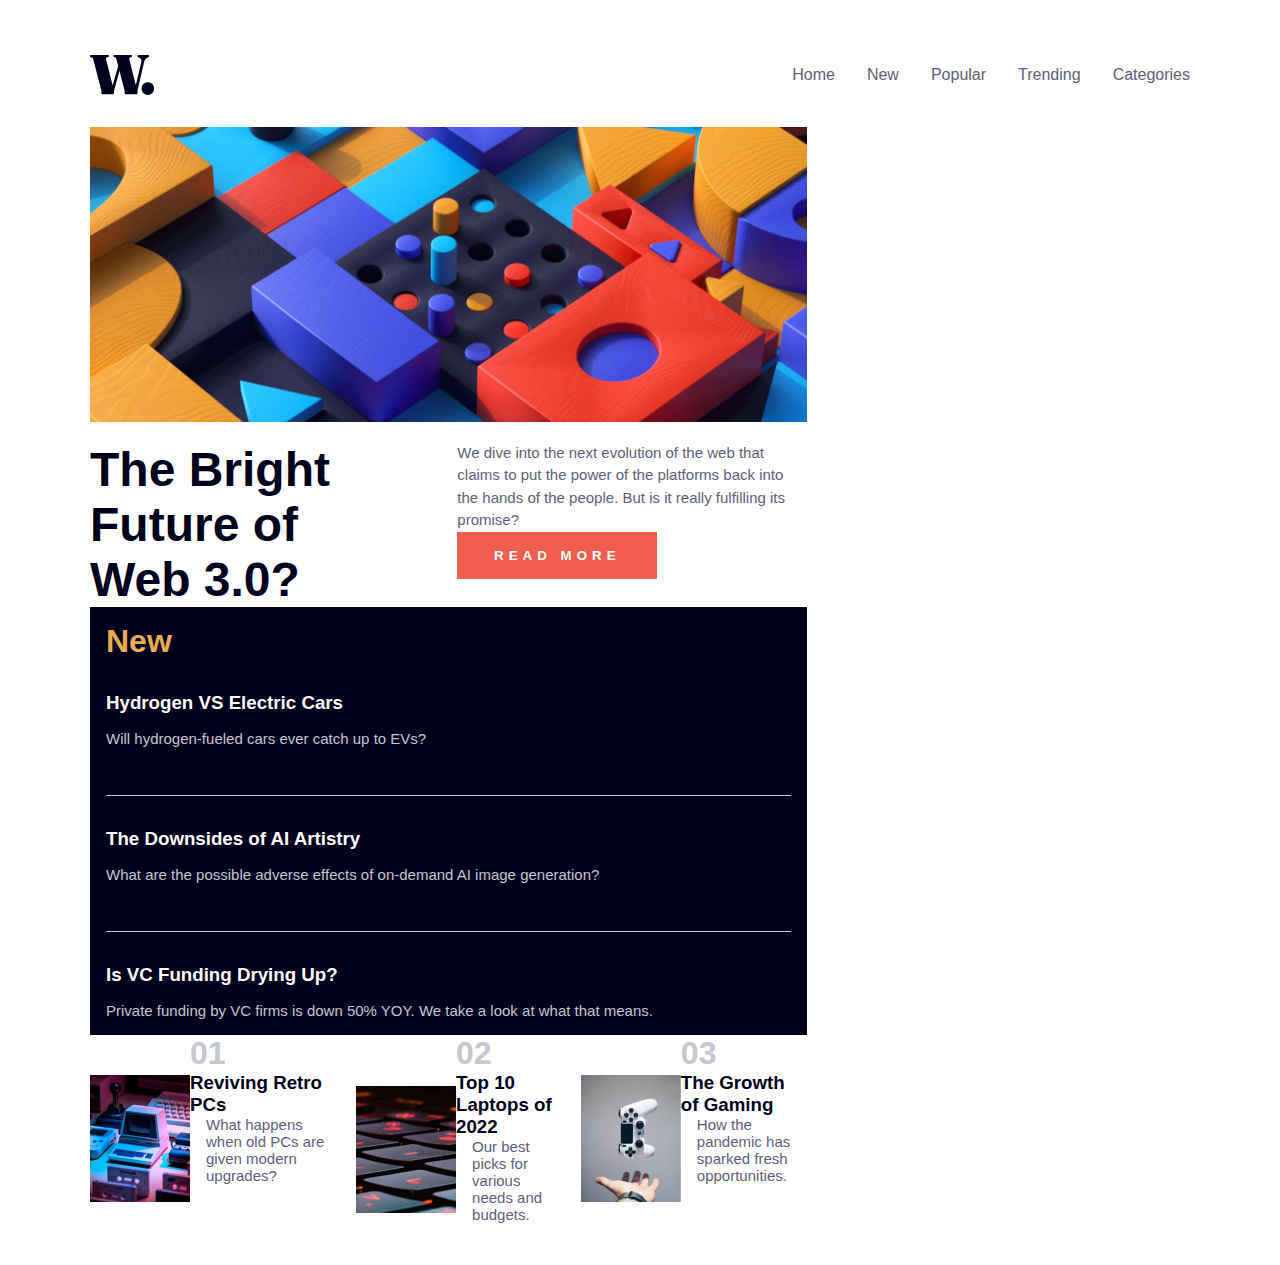
<file: index.html>
<!DOCTYPE html>
<html lang="en">
<head>
  <meta charset="UTF-8">
  <meta name="viewport" content="width=device-width, initial-scale=1.0"> <!-- displays site properly based on user's device -->

  <link rel="icon" type="image/png" sizes="32x32" href="./assets/images/favicon-32x32.png">
  <link rel="stylesheet" href="style1.css">
  
  <title>Frontend Mentor | News homepage</title>

  <!-- Feel free to remove these styles or customise in your own stylesheet 👍 -->
  <style>
    .attribution { font-size: 11px; text-align: center; }
    .attribution a { color: hsl(228, 45%, 44%); }
  </style>
</head>
<body>
  <div class="container">
  <nav>
  <img src="news-homepage-main/assets/images/logo.svg" alt="logo">
  <ul class="navlinks" style="list-style-type:none">
    <li>Home</li>
    <li>New</li>
    <li>Popular</li>
    <li>Trending</li>
    <li>Categories</li>
  </ul>
  <img src="news-homepage-main/assets/images/icon-menu.svg" class="menu" alt="menu">
  </nav>

  <main>
  <div class="middle">
  <div class="middlenews">
  <picture>
    
  <source 
  media="(max-width:800 px)"
  srcset="news-homepage-main/assets/images/image-web-3-mobile.jpg"/>
  
  <img src="news-homepage-main/assets/images/image-web-3-desktop.jpg" alt="web3.0"/>
  
  </picture>

  <div class="mainhead">
  <h1 class="newstitle">The Bright Future of Web 3.0?</h1>
  <div class="content">
  <p class="maintext">
  We dive into the next evolution of the web that claims to put the power of the platforms back into the hands of the people. 
  But is it really fulfilling its promise?

  </p>
  <button>Read more</button
  </div>
  </div>
  </div>
  
<div class="new">
<div class="new-container">
  <h2 class="header">New</h2> 
  <div class="new-bs">
 
  <div class="new-b">
  <h3 class="new-title">Hydrogen VS Electric Cars</h3>
  <p class="new-content">Will hydrogen-fueled cars ever catch up to EVs?</p>
  </div>
  
  <div class="new-b">
  <h3 class="new-title">The Downsides of AI Artistry</h3>
  <p class="new-content">What are the possible adverse effects of on-demand AI image generation?</p>
  </div>
 
 <div class="new-b">
  <h3 class="new-title">Is VC Funding Drying Up?</h3>
  <p class="new-content">Private funding by VC firms is down 50% YOY. We take a look at what that means.</p>
</div>
</div>
</div>
</div>

<div class="bottoms">
  
<div class="bottom">
  <img src="news-homepage-main/assets/images/image-retro-pcs.jpg" alt="retropcs">
  
  <div class="bottominfo">
  <h2 class="num">01</h2>
  <h3 class="bottomhead">Reviving Retro PCs</h3>
  <p class="bottomdesc">
   What happens when old PCs are given
   modern upgrades?
  </p>
  </div>
</div>

<div class="bottom">
  
  <img src="news-homepage-main/assets/images/image-top-laptops.jpg" alt="top laptops">
  
  <div class="bottominfo">
  <h2 class="num">02</h2>
  <h3 class="bottomhead">Top 10 Laptops of 2022</h3>
  <p class="bottomdesc">Our best picks for various needs and budgets.
  </p>
  </div>
  
</div>

<div class="bottom">
  
  <img src="news-homepage-main/assets/images/image-gaming-growth.jpg" alt="" />
  
<div class="bottominfo">
  <h2 class="num">03</h2>
  <h3 class="bottomhead">The Growth of Gaming</h3>
  <p class="bottomdesc">How the pandemic has sparked fresh opportunities.
  </p>
</div>
</div>
</div>
</main>
</div>
</body>
</html>
</file>
<file: style1.css>
:root{
    --Soft-orange: hsl(35, 77%, 62%);
    --Soft-red: hsl(5, 85%, 63%);
    --Off-white: hsl(36, 100%, 99%);
    --Grayish-blue: hsl(233, 8%, 79%);
    --Dark-grayish-blue: hsl(236, 13%, 42%);
    --Very-dark-blue: hsl(240, 100%, 5%);
}
/* DEFAULT STYLES */
*{
    font-family: 'Inter', sans-serif;
    box-sizing: border-box;
    padding: 0;
    margin: 0;
}
p{
    font-size: 15px;
}
img{
    max-width: 100%;
}
body{
    width: 100%;
    min-height: 100vh;
    display: flex;
    align-items: center;
}
ul{
    list-style: none;
}
.container{
    max-width: 1100px;
    margin: 0 auto;
}
/* NAVBAR STYLES */
nav{
    display: flex;
    align-items: center;
    justify-content: space-between;
    padding: 2rem 0;
}
.navlinks{
    display: flex;
    align-items: center;
    gap: 2rem;
}
.navlinks li{
    color: var(--Dark-grayish-blue);
    cursor: pointer;
}
.navlinks li:hover{
    color: var(--Soft-red);
}
/* MAIN STYLES */
.middle{
    display: grid;
    gap: 3rem;
    grid-template-columns: repeat(3,1fr);
    grid-template-rows: repeat(2,1fr);
    max-height: 750px;
}
.middlenews{
    grid-column: 2 span;
    grid-row: 1 span;
}
.mainhead{
    display: flex;
    justify-content: space-between;
    margin-top: 1rem;
}
.newstitle{
    font-size: 3rem;
    color: var(--Very-dark-blue);
    width: 300px;
}
.content{
    color: var(--Dark-grayish-blue);
    width: 350px;
    line-height: 1.5;
}
.maintext{
    display: flex;
    flex-direction: column;
    justify-content: space-between;
}
button{
    background-color: var(--Soft-red);
    border: none;
    color: var(--Off-white);
    width: 200px;
    padding: 1rem 2rem;
    cursor: pointer;
    text-transform: uppercase;
    letter-spacing: 5px;
    font-weight: 700;
}
button:hover{
    background-color: var(--Very-dark-blue);
}
.new{
    grid-column: 1 span;
    grid-row: 1 span;
    background-color: var(--Very-dark-blue);
}
.new-container{
    padding: 1rem;
    display: flex;
    flex-direction: column;
}
.header{
    color: var(--Soft-orange);
    font-size: 2rem;
}
.new-bs{
    display: flex;
    flex-direction: column;
    margin-top: 2rem;
    gap: 2rem;
}
.new-b{
    display: flex;
    flex-direction: column;
    gap: 1rem;
}
.new-b::after{
    content: "";
    margin-top: 2rem;
    display: flex;
    width: 100%;
    height: 1px;
    width: 100%;
    background-color: var(--Grayish-blue);
}
.new-b:last-child::after{
    display: none;
}
.new-title:hover{
    color: var(--Soft-orange);
}
.new-title{
    color: var(--Off-white);
    cursor: pointer;
}
.new-content{
    color: var(--Grayish-blue);
}
.bottoms{
    display: flex;
    grid-column: 3 span;
    grid-row: 1 span;
    gap: 1rem;
    justify-content: space-between;
}
.bottom{
    display: flex;
    align-items: center;
    height: fit-content;
}
.bottomhead{
    cursor: pointer;
    color: var(--Very-dark-blue);
}
.bottomhead:hover{
    color: var(--Soft-red);
}
.bottom img{
    width: 100px;
}
.bottomdesc{
    display: flex;
    flex-direction: column;
    justify-content: space-between;
    margin-left: 1rem;
    height: 127px;
}
.num{
    color: var(--Grayish-blue);
    font-size: 2rem;
}
.bottomdesc{
    color: var(--Dark-grayish-blue);
}
.menu{
    display: none;
}
@media screen and (max-width:800px) {
body{
    align-items: flex-start;
}

nav{
    padding-inline: 1rem;
}
.navlinks{
    display: none;
}
.menu{
    display: flex;
}
.middle{
    padding-inline: 1rem;
    display: flex;
    flex-direction: column;
    gap: 3rem;
} 
.bottom{
    display: flex;
    flex-direction: column;
}
.bottominfo{
    flex-direction: column;
    gap: 2rem;
    width: 100%;
}
.maintext{
    gap: 2rem;
    width: 100%;
}
.newstitle,.content{
    width: 100%;
}
}
</file>
